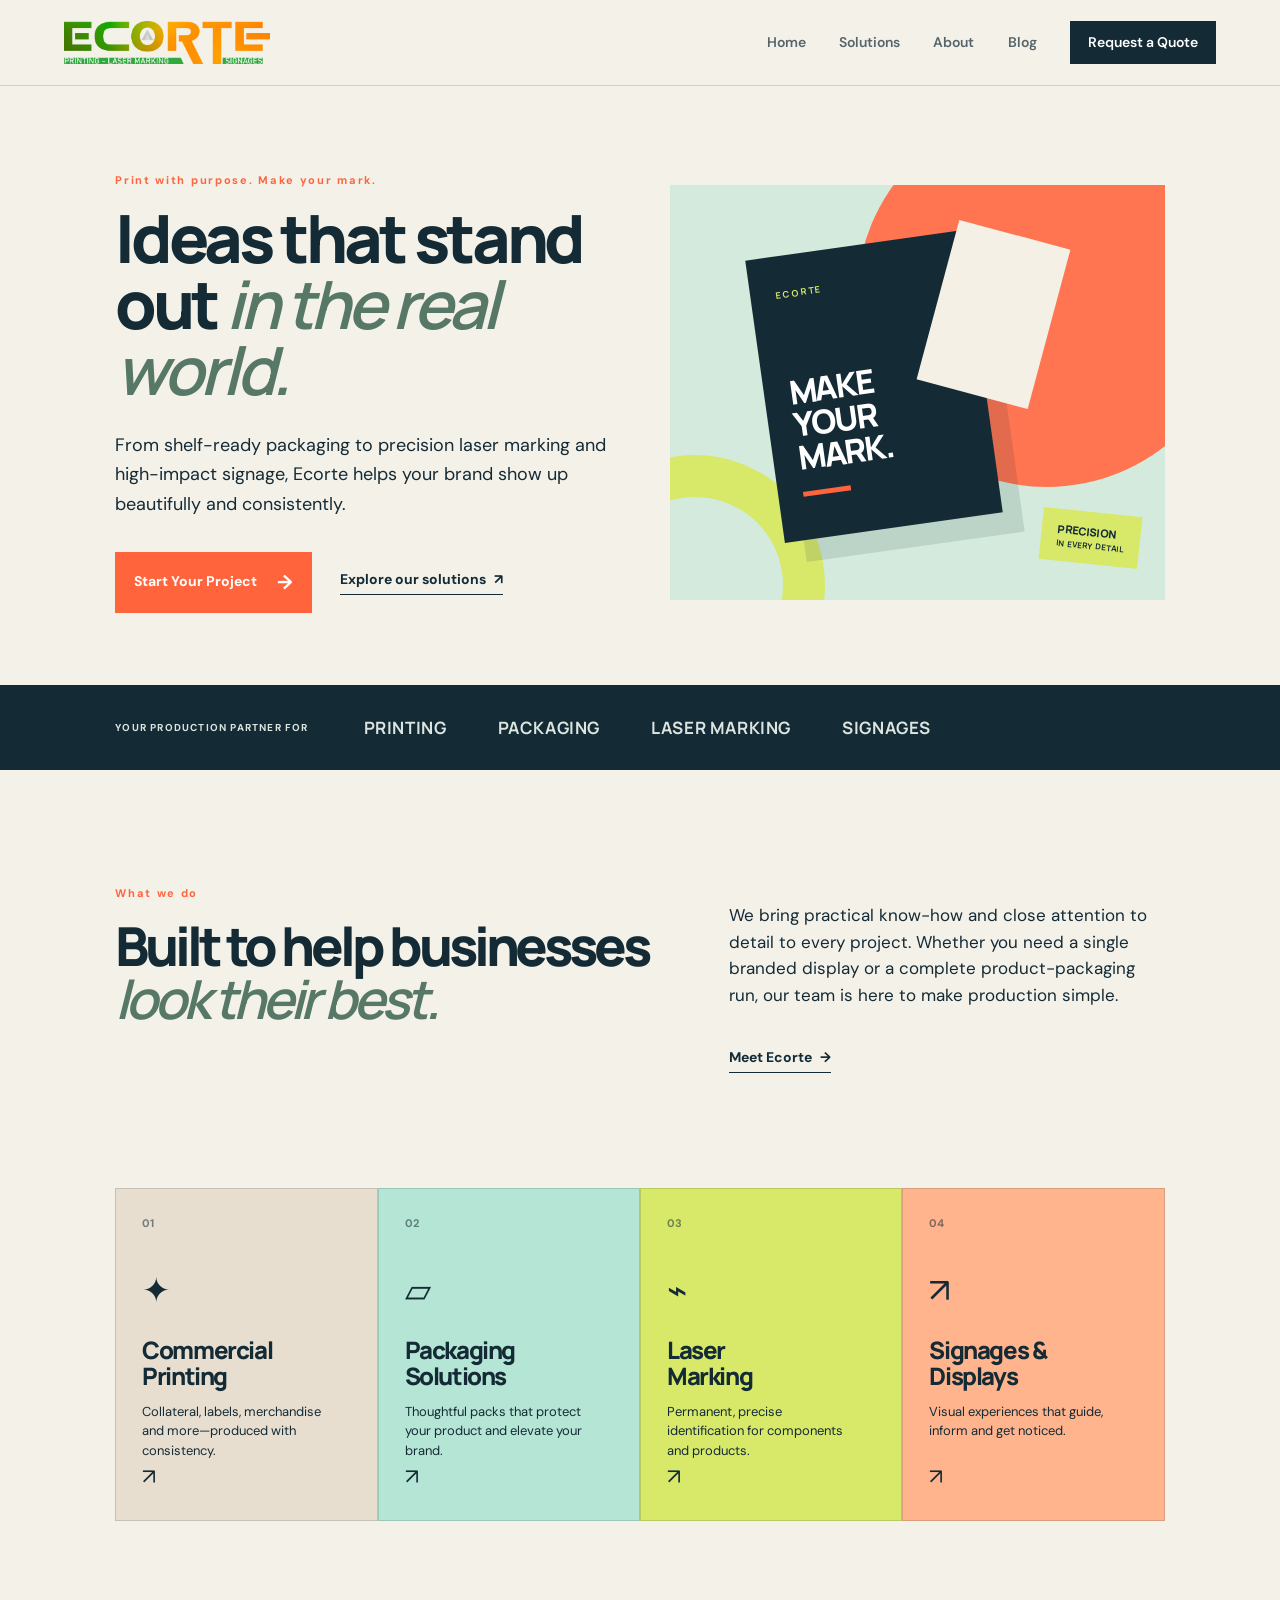
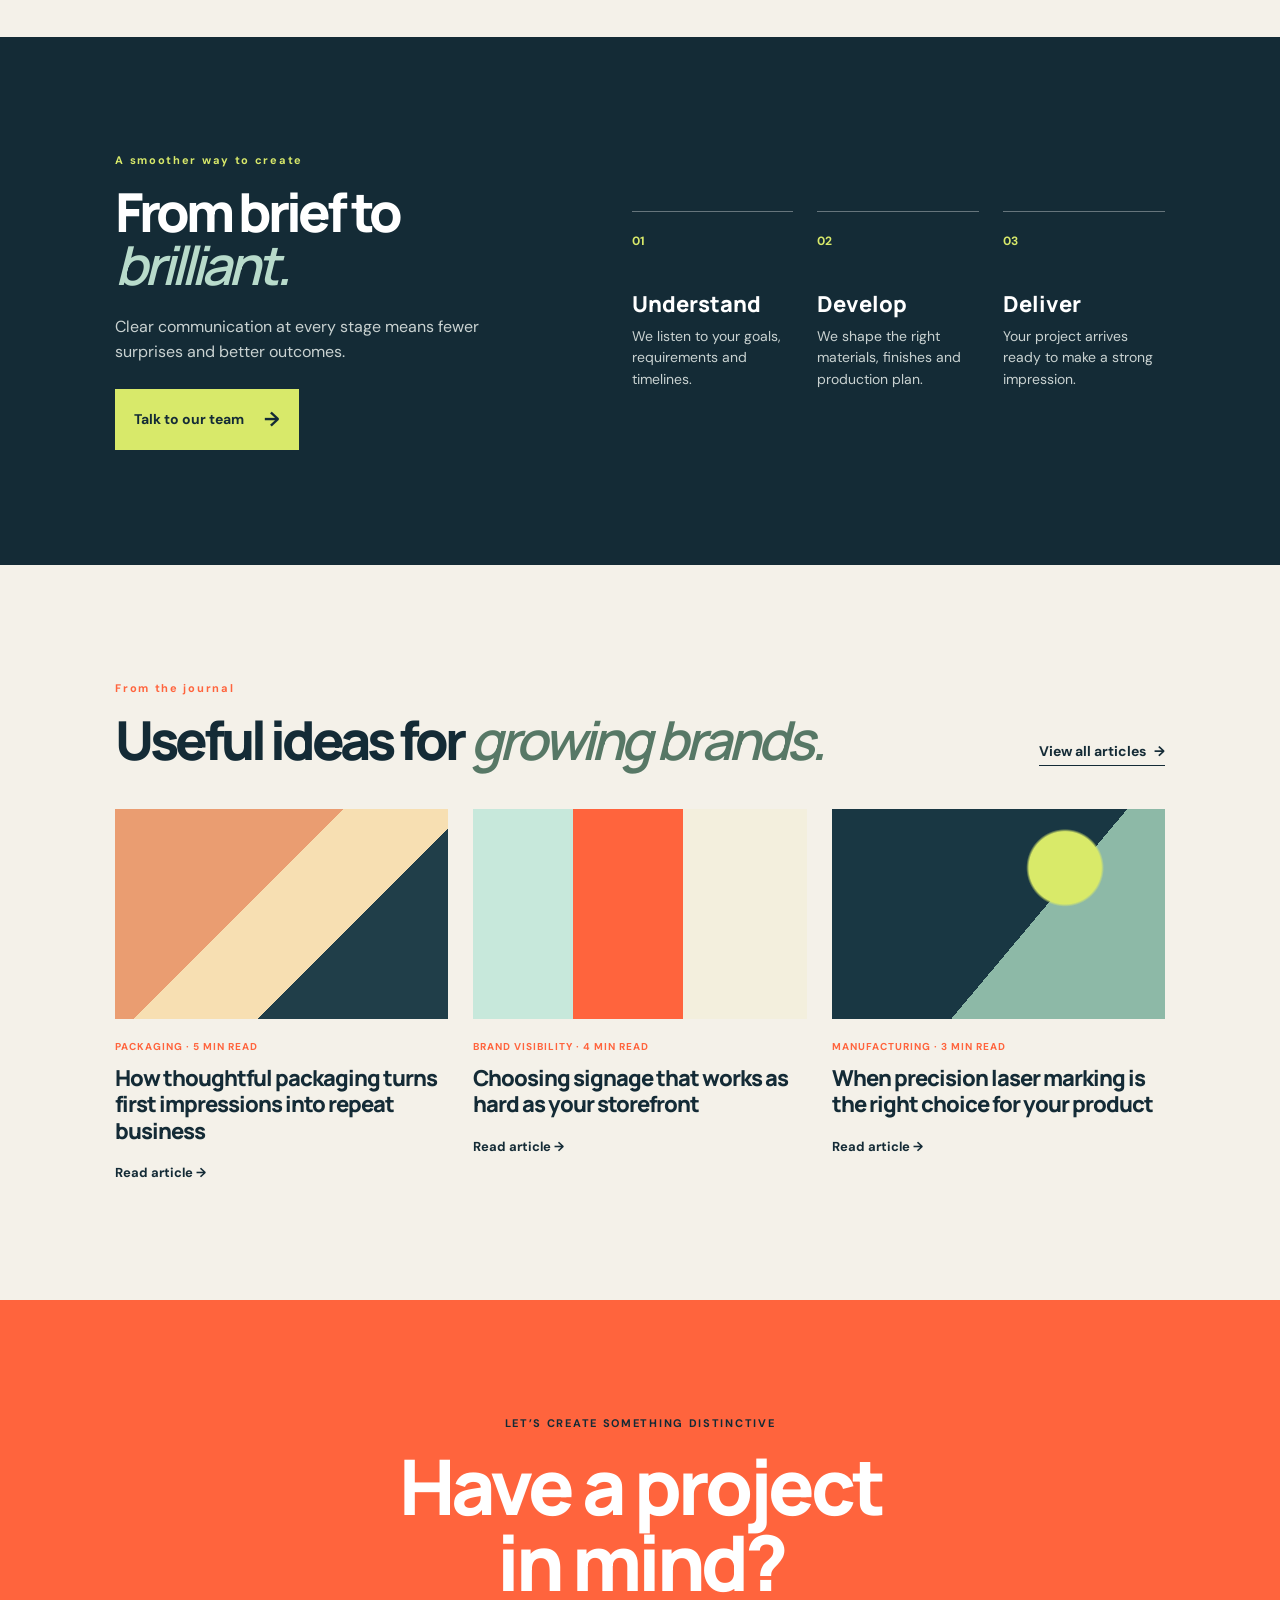
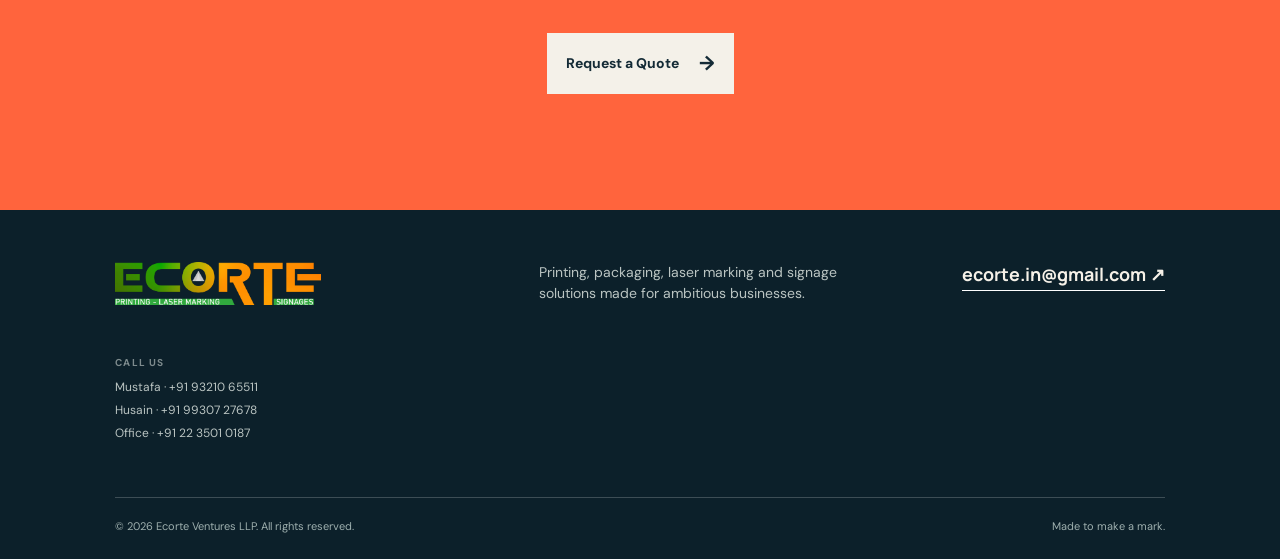
<file: index.html>
<!doctype html>
<html lang="en">
  <head>
    <meta charset="UTF-8" />
    <meta name="viewport" content="width=device-width, initial-scale=1.0" />
    <meta name="description" content="Ecorte Ventures LLP delivers printing, packaging, laser marking and signage solutions for businesses across India." />
    <title>Ecorte Ventures LLP | Print, Packaging, Laser Marking & Signage</title>
    <link rel="preconnect" href="https://fonts.googleapis.com" />
    <link rel="preconnect" href="https://fonts.gstatic.com" crossorigin />
    <link href="https://fonts.googleapis.com/css2?family=DM+Sans:wght@400;500;600;700&family=Manrope:wght@600;700;800&display=swap" rel="stylesheet" />
    <link rel="stylesheet" href="assets/css/style.css" />
  </head>
  <body>
    <header class="site-header">
      <a class="brand" href="index.html" aria-label="Ecorte Ventures home"><span class="brand-mark">E</span><span>ECORTE <small>VENTURES LLP</small></span></a>
      <button class="menu-button" aria-label="Open menu" aria-expanded="false"><span></span><span></span><span></span></button>
      <nav class="nav" aria-label="Main navigation">
        <a class="active" href="index.html">Home</a><a href="services.html">Solutions</a><a href="about.html">About</a><a href="blog.html">Blog</a><a href="contact.html" class="nav-cta">Request a Quote</a>
      </nav>
    </header>

    <main>
      <section class="hero">
        <div class="hero-copy">
          <p class="eyebrow">Print with purpose. Make your mark.</p>
          <h1>Ideas that stand out <em>in the real world.</em></h1>
          <p class="lead">From shelf-ready packaging to precision laser marking and high-impact signage, Ecorte helps your brand show up beautifully and consistently.</p>
          <div class="hero-actions"><a class="button" href="contact.html">Start Your Project <span>→</span></a><a class="text-link" href="services.html">Explore our solutions <span>↗</span></a></div>
        </div>
        <div class="hero-art" aria-label="Abstract illustration representing print, packaging and signage">
          <div class="orb orb-one"></div><div class="orb orb-two"></div><div class="package-card"><span>ECORTE</span><strong>MAKE<br>YOUR<br>MARK.</strong><i></i></div><div class="label-card">PRECISION<br><b>IN EVERY DETAIL</b></div><div class="paper-sheet"></div>
        </div>
      </section>

      <section class="trust-bar"><p>YOUR PRODUCTION PARTNER FOR</p><div><span>PRINTING</span><span>PACKAGING</span><span>LASER MARKING</span><span>SIGNAGES</span></div></section>

      <section class="section intro-grid">
        <div><p class="eyebrow">What we do</p><h2>Built to help businesses <em>look their best.</em></h2></div>
        <div><p>We bring practical know-how and close attention to detail to every project. Whether you need a single branded display or a complete product-packaging run, our team is here to make production simple.</p><a class="text-link" href="about.html">Meet Ecorte <span>→</span></a></div>
      </section>

      <section class="section solutions">
        <a class="solution-card print" href="services.html#printing"><span class="card-number">01</span><div class="card-icon">✦</div><h3>Commercial<br>Printing</h3><p>Collateral, labels, merchandise and more—produced with consistency.</p><span class="card-arrow">↗</span></a>
        <a class="solution-card packaging" href="services.html#packaging"><span class="card-number">02</span><div class="card-icon">▱</div><h3>Packaging<br>Solutions</h3><p>Thoughtful packs that protect your product and elevate your brand.</p><span class="card-arrow">↗</span></a>
        <a class="solution-card laser" href="services.html#laser-marking"><span class="card-number">03</span><div class="card-icon">⌁</div><h3>Laser<br>Marking</h3><p>Permanent, precise identification for components and products.</p><span class="card-arrow">↗</span></a>
        <a class="solution-card signage" href="services.html#signages"><span class="card-number">04</span><div class="card-icon">↗</div><h3>Signages &<br>Displays</h3><p>Visual experiences that guide, inform and get noticed.</p><span class="card-arrow">↗</span></a>
      </section>

      <section class="process section"><div class="process-title"><p class="eyebrow">A smoother way to create</p><h2>From brief to <em>brilliant.</em></h2><p>Clear communication at every stage means fewer surprises and better outcomes.</p><a class="button button-light" href="contact.html">Talk to our team <span>→</span></a></div><ol><li><span>01</span><h3>Understand</h3><p>We listen to your goals, requirements and timelines.</p></li><li><span>02</span><h3>Develop</h3><p>We shape the right materials, finishes and production plan.</p></li><li><span>03</span><h3>Deliver</h3><p>Your project arrives ready to make a strong impression.</p></li></ol></section>

      <section class="section insights"><div class="section-heading"><div><p class="eyebrow">From the journal</p><h2>Useful ideas for <em>growing brands.</em></h2></div><a class="text-link" href="blog.html">View all articles <span>→</span></a></div><div class="article-grid"><article><div class="article-image image-one"></div><p>PACKAGING · 5 MIN READ</p><h3>How thoughtful packaging turns first impressions into repeat business</h3><a href="blog.html">Read article →</a></article><article><div class="article-image image-two"></div><p>BRAND VISIBILITY · 4 MIN READ</p><h3>Choosing signage that works as hard as your storefront</h3><a href="blog.html">Read article →</a></article><article><div class="article-image image-three"></div><p>MANUFACTURING · 3 MIN READ</p><h3>When precision laser marking is the right choice for your product</h3><a href="blog.html">Read article →</a></article></div></section>

      <section class="final-cta"><p class="eyebrow">LET’S CREATE SOMETHING DISTINCTIVE</p><h2>Have a project<br>in mind?</h2><a class="button" href="contact.html">Request a Quote <span>→</span></a></section>
    </main>
    <footer class="site-footer"><div class="footer-top"><a class="brand" href="index.html"><span class="brand-mark">E</span><span>ECORTE <small>VENTURES LLP</small></span></a><p>Printing, packaging, laser marking and signage solutions made for ambitious businesses.</p><a class="footer-email" href="mailto:info@ecorte.in">info@ecorte.in ↗</a></div><div class="footer-bottom"><span>© <span id="year"></span> Ecorte Ventures LLP. All rights reserved.</span><span>Made to make a mark.</span></div></footer>
    <script src="assets/js/main.js"></script>
  </body>
</html>
</file>
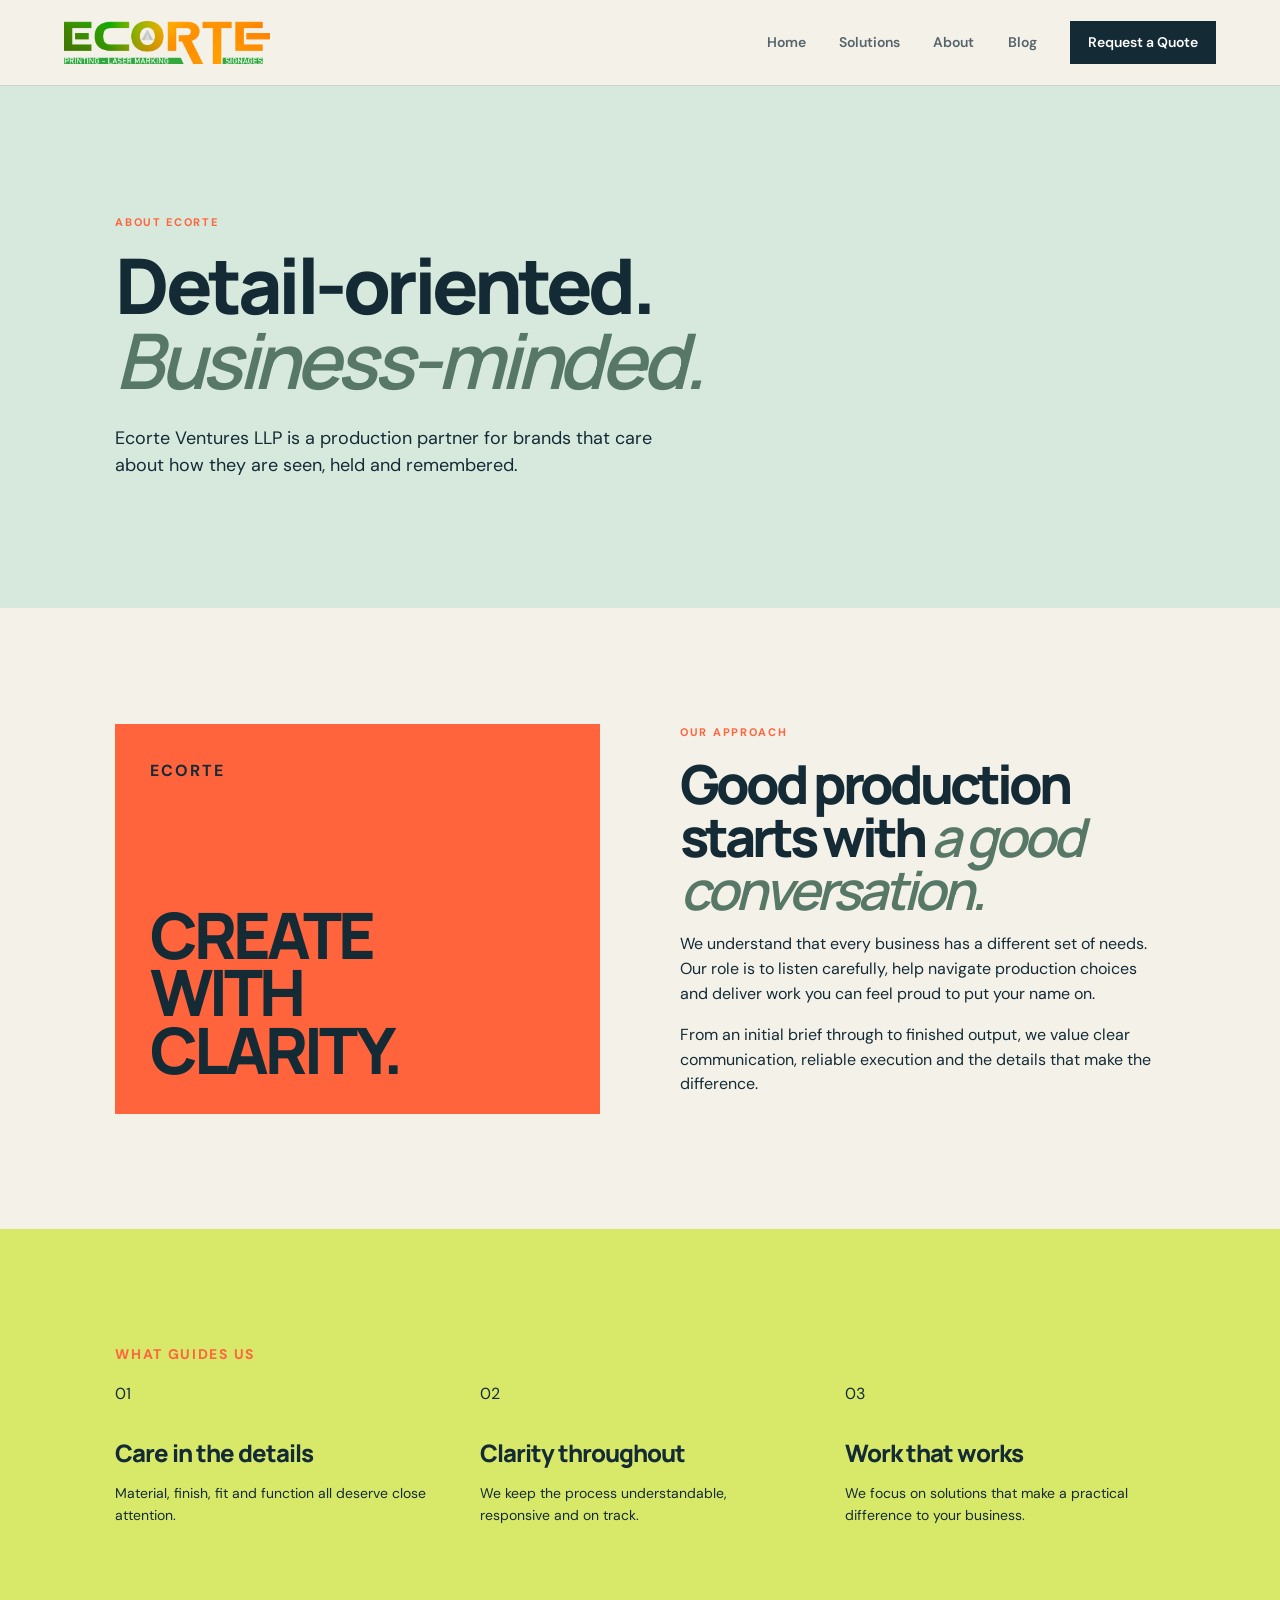
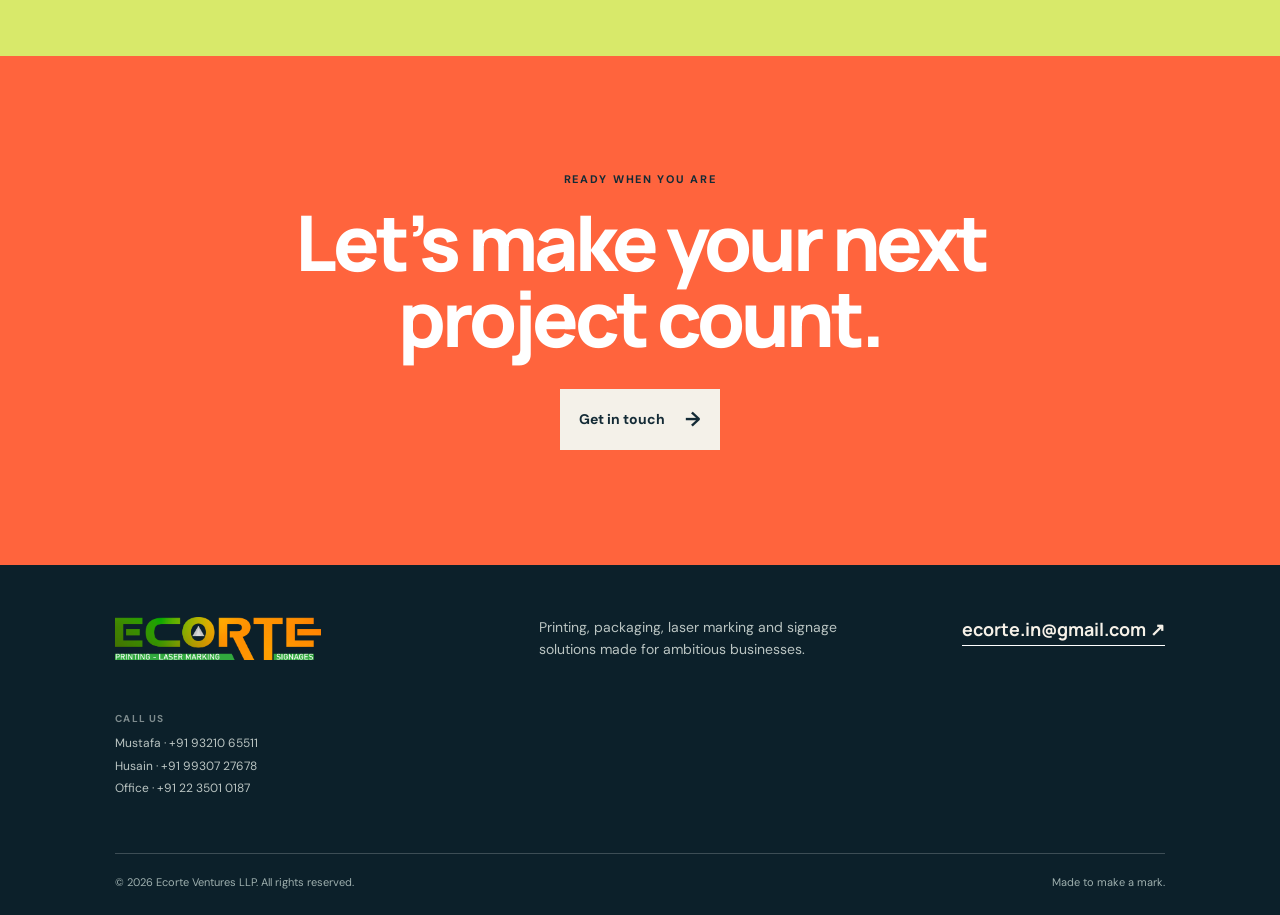
<file: about.html>
<!doctype html><html lang="en"><head><meta charset="UTF-8"><meta name="viewport" content="width=device-width, initial-scale=1.0"><meta name="description" content="Learn about Ecorte Ventures LLP and how we approach printing, packaging, laser marking and signage."><title>About | Ecorte Ventures LLP</title><link rel="preconnect" href="https://fonts.googleapis.com"><link rel="preconnect" href="https://fonts.gstatic.com" crossorigin><link href="https://fonts.googleapis.com/css2?family=DM+Sans:wght@400;500;600;700&family=Manrope:wght@600;700;800&display=swap" rel="stylesheet"><link rel="stylesheet" href="assets/css/style.css"></head><body><header class="site-header"><a class="brand" href="index.html"><span class="brand-mark">E</span><span>ECORTE <small>VENTURES LLP</small></span></a><button class="menu-button" aria-label="Open menu" aria-expanded="false"><span></span><span></span><span></span></button><nav class="nav"><a href="index.html">Home</a><a href="services.html">Solutions</a><a class="active" href="about.html">About</a><a href="blog.html">Blog</a><a href="contact.html" class="nav-cta">Request a Quote</a></nav></header><main><section class="page-hero"><p class="eyebrow">ABOUT ECORTE</p><h1>Detail-oriented.<br><em>Business-minded.</em></h1><p>Ecorte Ventures LLP is a production partner for brands that care about how they are seen, held and remembered.</p></section><section class="section statement"><div class="statement-art"><span>ECORTE</span><b>CREATE<br>WITH<br>CLARITY.</b></div><div><p class="eyebrow">OUR APPROACH</p><h2>Good production starts with <em>a good conversation.</em></h2><p>We understand that every business has a different set of needs. Our role is to listen carefully, help navigate production choices and deliver work you can feel proud to put your name on.</p><p>From an initial brief through to finished output, we value clear communication, reliable execution and the details that make the difference.</p></div></section><section class="values section"><p class="eyebrow">WHAT GUIDES US</p><div><article><span>01</span><h3>Care in the details</h3><p>Material, finish, fit and function all deserve close attention.</p></article><article><span>02</span><h3>Clarity throughout</h3><p>We keep the process understandable, responsive and on track.</p></article><article><span>03</span><h3>Work that works</h3><p>We focus on solutions that make a practical difference to your business.</p></article></div></section><section class="final-cta"><p class="eyebrow">READY WHEN YOU ARE</p><h2>Let’s make your next<br>project count.</h2><a class="button" href="contact.html">Get in touch <span>→</span></a></section></main><footer class="site-footer"><div class="footer-top"><a class="brand" href="index.html"><span class="brand-mark">E</span><span>ECORTE <small>VENTURES LLP</small></span></a><p>Printing, packaging, laser marking and signage solutions made for ambitious businesses.</p><a class="footer-email" href="mailto:info@ecorte.in">info@ecorte.in ↗</a></div><div class="footer-bottom"><span>© <span id="year"></span> Ecorte Ventures LLP. All rights reserved.</span><span>Made to make a mark.</span></div></footer><script src="assets/js/main.js"></script></body></html>
</file>
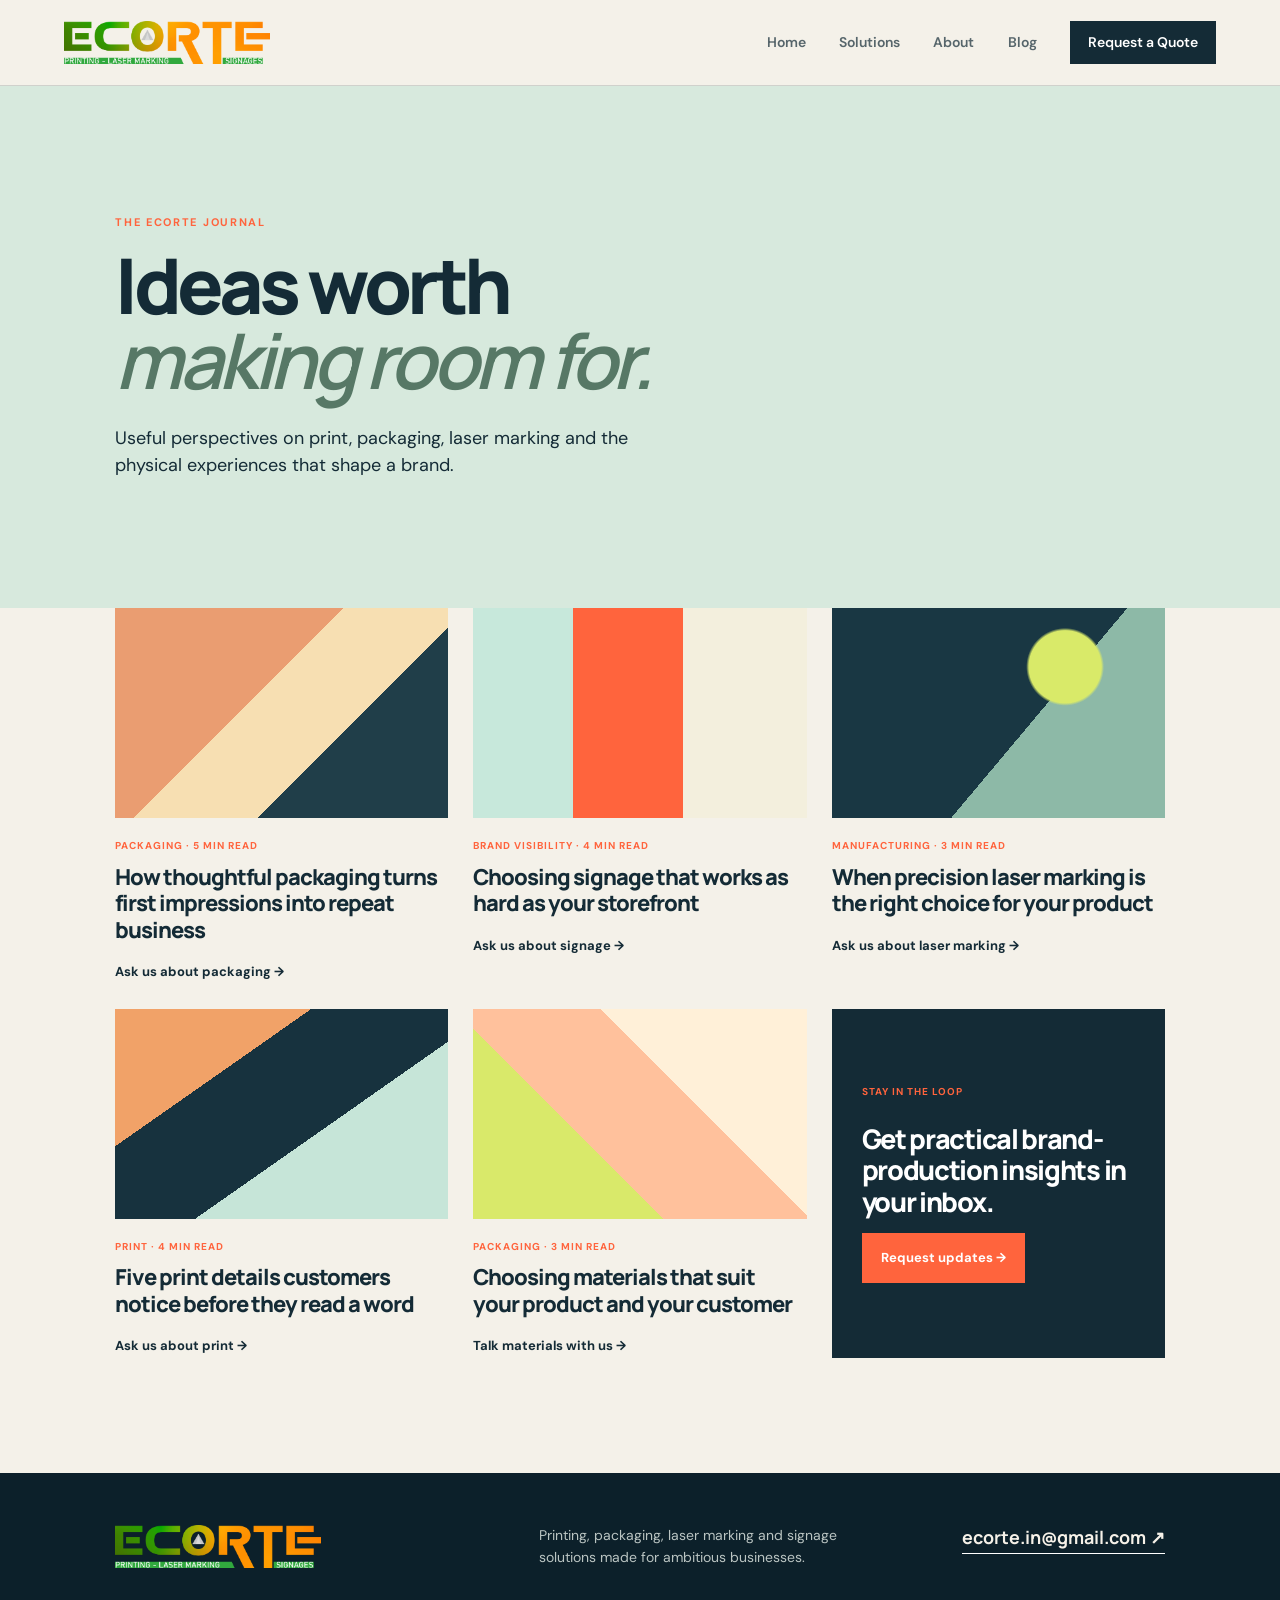
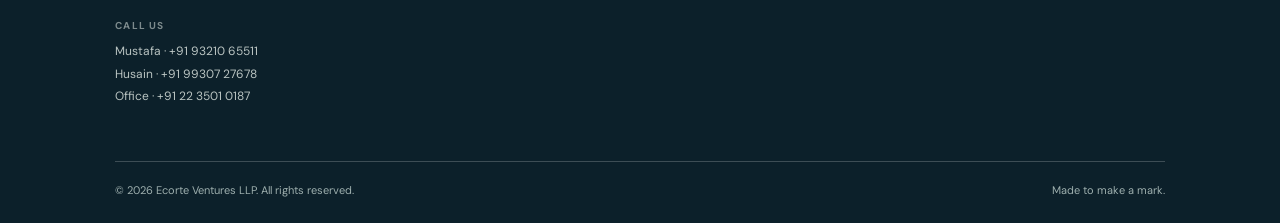
<file: blog.html>
<!doctype html><html lang="en"><head><meta charset="utf-8"><meta name="viewport" content="width=device-width,initial-scale=1"><title>Blog | Ecorte Ventures LLP</title><link rel="preconnect" href="https://fonts.googleapis.com"><link href="https://fonts.googleapis.com/css2?family=DM+Sans:wght@400;700&family=Manrope:wght@600;700;800&display=swap" rel="stylesheet"><link rel="stylesheet" href="assets/css/style.css"></head><body><header class="site-header"><a class="brand" href="index.html"><span class="brand-mark">E</span><span>ECORTE <small>VENTURES LLP</small></span></a><button class="menu-button" aria-label="Open menu"><span></span><span></span><span></span></button><nav class="nav"><a href="index.html">Home</a><a href="services.html">Solutions</a><a href="about.html">About</a><a class="active" href="blog.html">Blog</a><a class="nav-cta" href="contact.html">Request a Quote</a></nav></header><main><section class="page-hero"><p class="eyebrow">THE ECORTE JOURNAL</p><h1>Ideas worth<br><em>making room for.</em></h1><p>Useful perspectives on print, packaging, laser marking and the physical experiences that shape a brand.</p></section><section class="section article-grid all-articles"><article><div class="article-image image-one"></div><p>PACKAGING · 5 MIN READ</p><h3>How thoughtful packaging turns first impressions into repeat business</h3><a href="contact.html">Ask us about packaging →</a></article><article><div class="article-image image-two"></div><p>BRAND VISIBILITY · 4 MIN READ</p><h3>Choosing signage that works as hard as your storefront</h3><a href="contact.html">Ask us about signage →</a></article><article><div class="article-image image-three"></div><p>MANUFACTURING · 3 MIN READ</p><h3>When precision laser marking is the right choice for your product</h3><a href="contact.html">Ask us about laser marking →</a></article><article><div class="article-image image-four"></div><p>PRINT · 4 MIN READ</p><h3>Five print details customers notice before they read a word</h3><a href="contact.html">Ask us about print →</a></article><article><div class="article-image image-five"></div><p>PACKAGING · 3 MIN READ</p><h3>Choosing materials that suit your product and your customer</h3><a href="contact.html">Talk materials with us →</a></article><article class="subscribe-card"><p class="eyebrow">STAY IN THE LOOP</p><h3>Get practical brand-production insights in your inbox.</h3><a class="button" href="mailto:info@ecorte.in?subject=Ecorte%20updates">Request updates <span>→</span></a></article></section></main><footer class="site-footer"><div class="footer-top"><a class="brand" href="index.html"><span class="brand-mark">E</span><span>ECORTE <small>VENTURES LLP</small></span></a><p>Printing, packaging, laser marking and signage solutions made for ambitious businesses.</p><a class="footer-email" href="mailto:info@ecorte.in">info@ecorte.in ↗</a></div><div class="footer-bottom"><span>© <span id="year"></span> Ecorte Ventures LLP. All rights reserved.</span><span>Made to make a mark.</span></div></footer><script src="assets/js/main.js"></script></body></html>
</file>
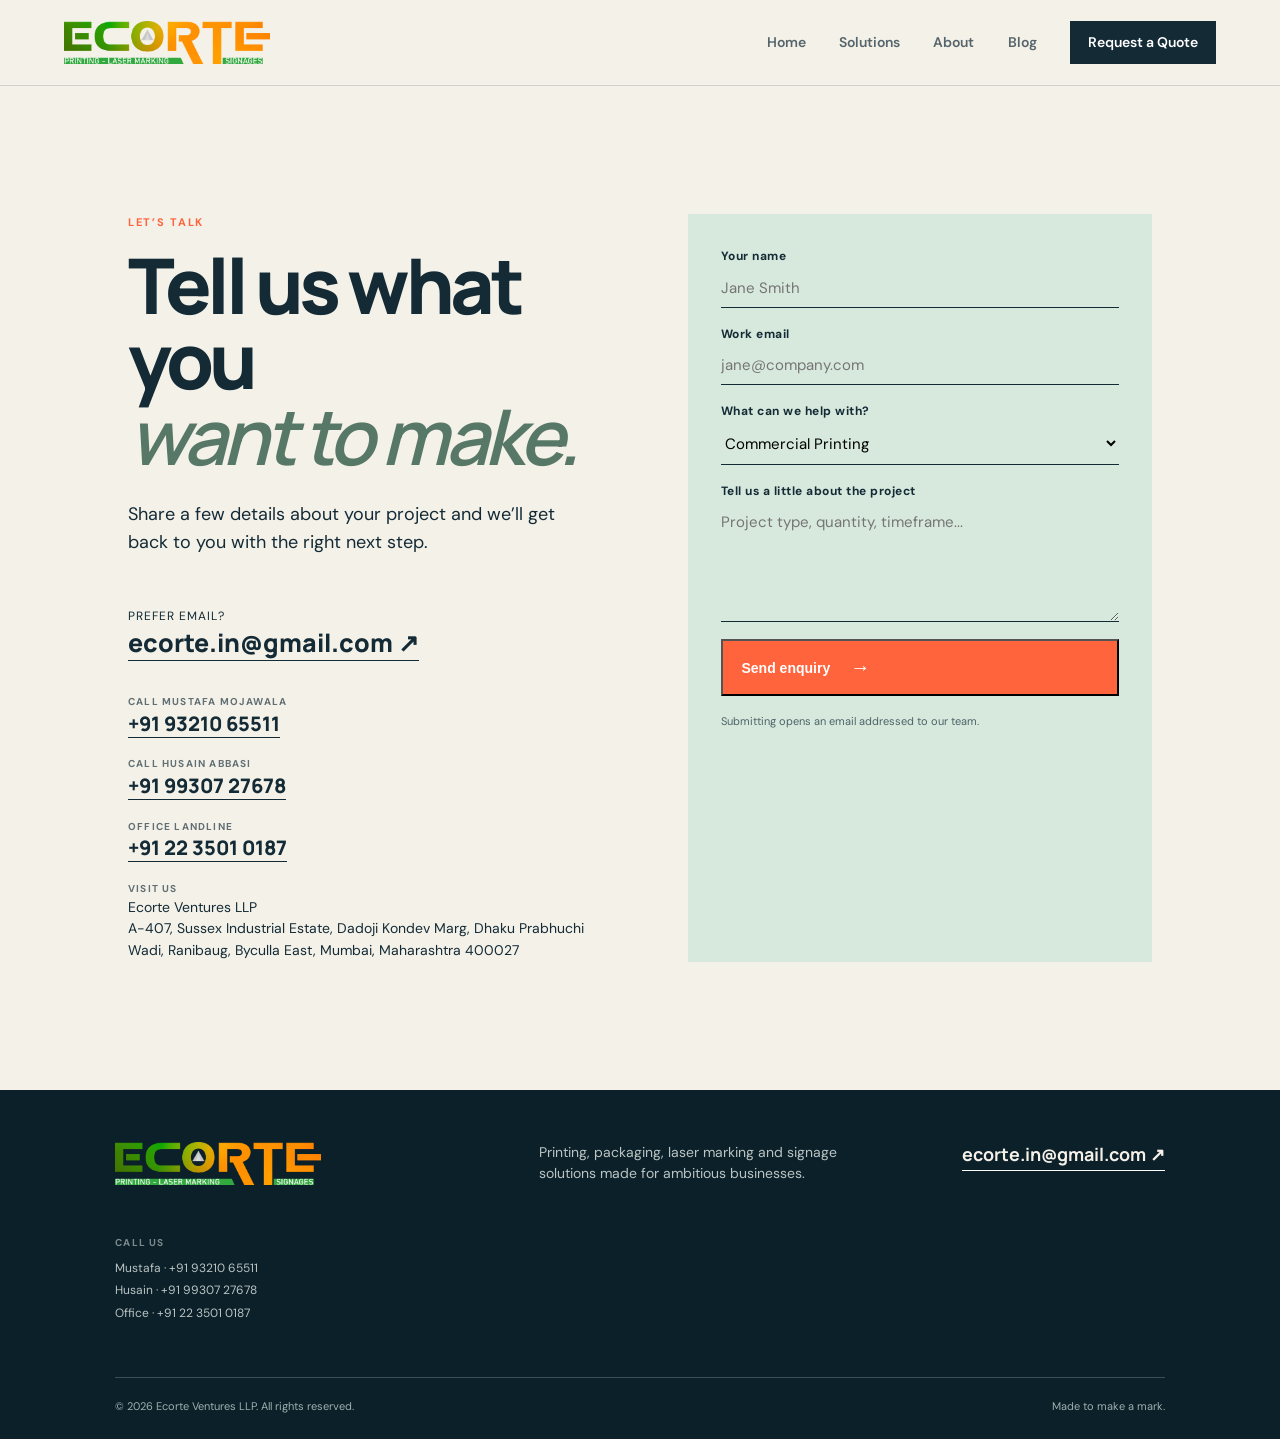
<file: contact.html>
<!doctype html><html lang="en"><head><meta charset="utf-8"><meta name="viewport" content="width=device-width,initial-scale=1"><title>Contact | Ecorte Ventures LLP</title><link rel="preconnect" href="https://fonts.googleapis.com"><link href="https://fonts.googleapis.com/css2?family=DM+Sans:wght@400;700&family=Manrope:wght@600;700;800&display=swap" rel="stylesheet"><link rel="stylesheet" href="assets/css/style.css"></head><body><header class="site-header"><a class="brand" href="index.html"><span class="brand-mark">E</span><span>ECORTE <small>VENTURES LLP</small></span></a><button class="menu-button" aria-label="Open menu"><span></span><span></span><span></span></button><nav class="nav"><a href="index.html">Home</a><a href="services.html">Solutions</a><a href="about.html">About</a><a href="blog.html">Blog</a><a class="nav-cta active" href="contact.html">Request a Quote</a></nav></header><main><section class="contact-section"><div><p class="eyebrow">LET’S TALK</p><h1>Tell us what you<br><em>want to make.</em></h1><p>Share a few details about your project and we’ll get back to you with the right next step.</p><div class="contact-direct"><span>Prefer email?</span><a href="mailto:info@ecorte.in">info@ecorte.in ↗</a></div></div><form id="inquiry-form"><label>Your name<input required name="name" placeholder="Jane Smith"></label><label>Work email<input required type="email" name="email" placeholder="jane@company.com"></label><label>What can we help with?<select name="service"><option>Commercial Printing</option><option>Packaging Solutions</option><option>Laser Marking</option><option>Signages & Displays</option><option>Something else</option></select></label><label>Tell us a little about the project<textarea required name="message" rows="5" placeholder="Project type, quantity, timeframe..."></textarea></label><button class="button" type="submit">Send enquiry <span>→</span></button><p class="form-note">Submitting opens an email addressed to our team.</p></form></section></main><footer class="site-footer"><div class="footer-top"><a class="brand" href="index.html"><span class="brand-mark">E</span><span>ECORTE <small>VENTURES LLP</small></span></a><p>Printing, packaging, laser marking and signage solutions made for ambitious businesses.</p><a class="footer-email" href="mailto:info@ecorte.in">info@ecorte.in ↗</a></div><div class="footer-bottom"><span>© <span id="year"></span> Ecorte Ventures LLP. All rights reserved.</span><span>Made to make a mark.</span></div></footer><script src="assets/js/main.js"></script></body></html>
</file>
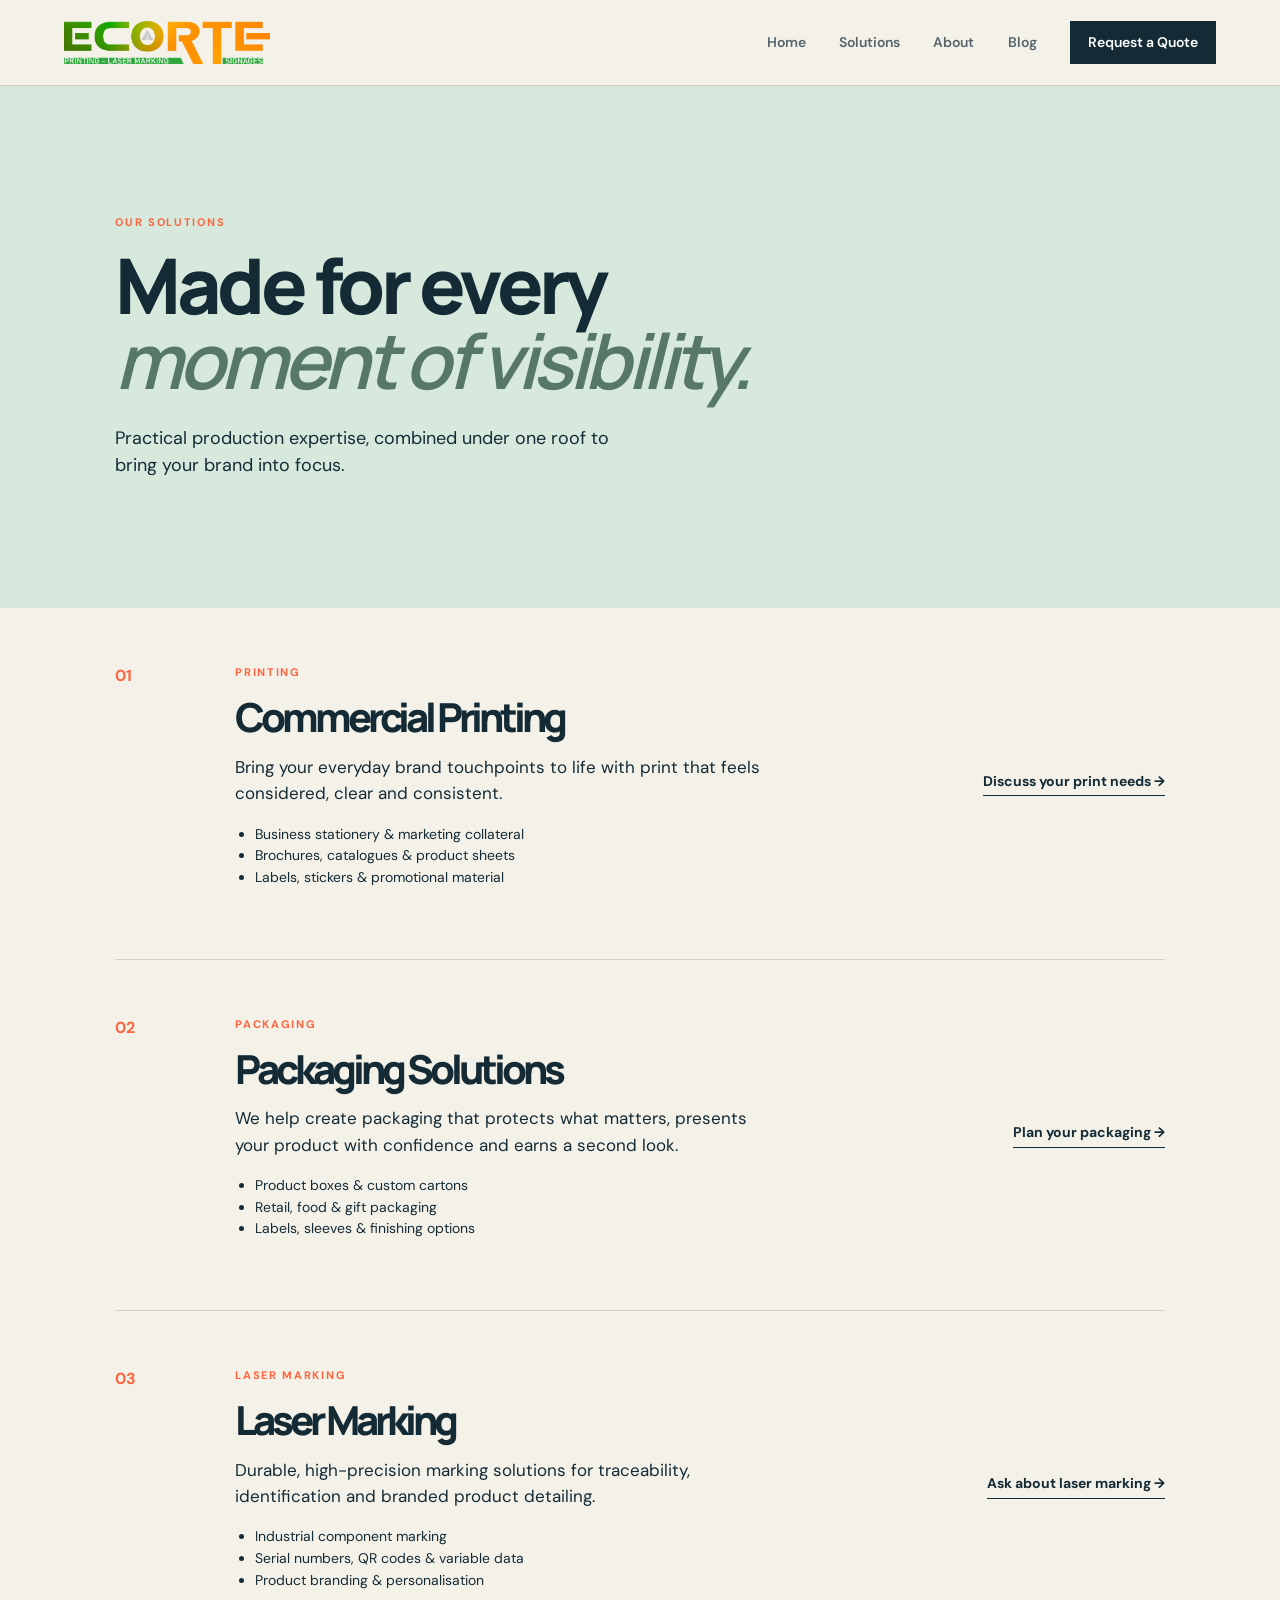
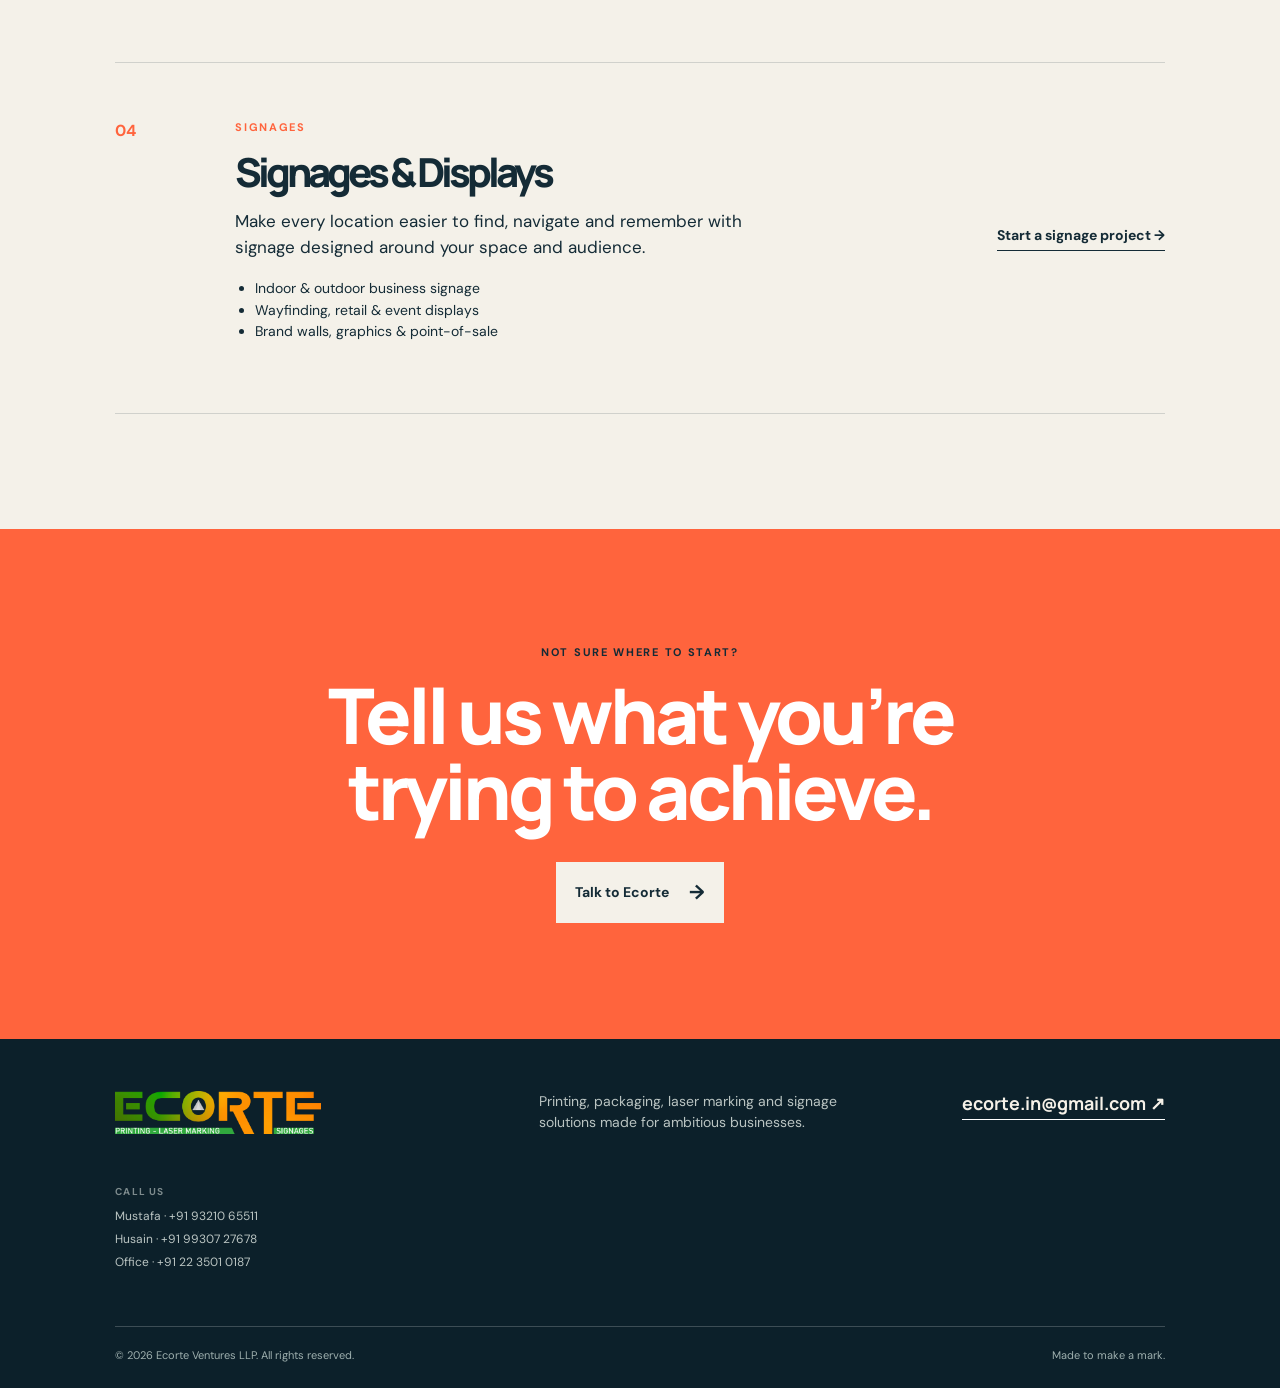
<file: services.html>
<!doctype html><html lang="en"><head><meta charset="UTF-8"><meta name="viewport" content="width=device-width, initial-scale=1.0"><meta name="description" content="Explore Ecorte Ventures LLP printing, packaging, laser marking and signage solutions."><title>Solutions | Ecorte Ventures LLP</title><link rel="preconnect" href="https://fonts.googleapis.com"><link rel="preconnect" href="https://fonts.gstatic.com" crossorigin><link href="https://fonts.googleapis.com/css2?family=DM+Sans:wght@400;500;600;700&family=Manrope:wght@600;700;800&display=swap" rel="stylesheet"><link rel="stylesheet" href="assets/css/style.css"></head><body><header class="site-header"><a class="brand" href="index.html"><span class="brand-mark">E</span><span>ECORTE <small>VENTURES LLP</small></span></a><button class="menu-button" aria-label="Open menu" aria-expanded="false"><span></span><span></span><span></span></button><nav class="nav"><a href="index.html">Home</a><a class="active" href="services.html">Solutions</a><a href="about.html">About</a><a href="blog.html">Blog</a><a href="contact.html" class="nav-cta">Request a Quote</a></nav></header><main><section class="page-hero"><p class="eyebrow">OUR SOLUTIONS</p><h1>Made for every<br><em>moment of visibility.</em></h1><p>Practical production expertise, combined under one roof to bring your brand into focus.</p></section><section class="service-list section"><article id="printing"><span>01</span><div><p class="eyebrow">PRINTING</p><h2>Commercial Printing</h2><p>Bring your everyday brand touchpoints to life with print that feels considered, clear and consistent.</p><ul><li>Business stationery & marketing collateral</li><li>Brochures, catalogues & product sheets</li><li>Labels, stickers & promotional material</li></ul></div><a href="contact.html" class="text-link">Discuss your print needs →</a></article><article id="packaging"><span>02</span><div><p class="eyebrow">PACKAGING</p><h2>Packaging Solutions</h2><p>We help create packaging that protects what matters, presents your product with confidence and earns a second look.</p><ul><li>Product boxes & custom cartons</li><li>Retail, food & gift packaging</li><li>Labels, sleeves & finishing options</li></ul></div><a href="contact.html" class="text-link">Plan your packaging →</a></article><article id="laser-marking"><span>03</span><div><p class="eyebrow">LASER MARKING</p><h2>Laser Marking</h2><p>Durable, high-precision marking solutions for traceability, identification and branded product detailing.</p><ul><li>Industrial component marking</li><li>Serial numbers, QR codes & variable data</li><li>Product branding & personalisation</li></ul></div><a href="contact.html" class="text-link">Ask about laser marking →</a></article><article id="signages"><span>04</span><div><p class="eyebrow">SIGNAGES</p><h2>Signages & Displays</h2><p>Make every location easier to find, navigate and remember with signage designed around your space and audience.</p><ul><li>Indoor & outdoor business signage</li><li>Wayfinding, retail & event displays</li><li>Brand walls, graphics & point-of-sale</li></ul></div><a href="contact.html" class="text-link">Start a signage project →</a></article></section><section class="final-cta"><p class="eyebrow">NOT SURE WHERE TO START?</p><h2>Tell us what you’re<br>trying to achieve.</h2><a class="button" href="contact.html">Talk to Ecorte <span>→</span></a></section></main><footer class="site-footer"><div class="footer-top"><a class="brand" href="index.html"><span class="brand-mark">E</span><span>ECORTE <small>VENTURES LLP</small></span></a><p>Printing, packaging, laser marking and signage solutions made for ambitious businesses.</p><a class="footer-email" href="mailto:info@ecorte.in">info@ecorte.in ↗</a></div><div class="footer-bottom"><span>© <span id="year"></span> Ecorte Ventures LLP. All rights reserved.</span><span>Made to make a mark.</span></div></footer><script src="assets/js/main.js"></script></body></html>
</file>
<file: assets/css/style.css>
:root{--ink:#142b36;--ink2:#0c202a;--cream:#f4f1e9;--orange:#ff643d;--mint:#b5e5d4;--lime:#d8e96a;--line:rgba(20,43,54,.16)}*{box-sizing:border-box}html{scroll-behavior:smooth}body{margin:0;background:var(--cream);color:var(--ink);font-family:'DM Sans',sans-serif;font-size:16px;line-height:1.55}a{color:inherit;text-decoration:none}.site-header{height:86px;padding:0 clamp(24px,5vw,80px);display:flex;align-items:center;justify-content:space-between;border-bottom:1px solid var(--line);position:relative;z-index:5}.brand{display:inline-flex;align-items:center;gap:10px;font:800 19px/1 'Manrope',sans-serif;letter-spacing:-1px}.brand small{display:block;font:600 7px/1.2 'DM Sans';letter-spacing:1.7px;margin-top:4px}.brand-mark{width:31px;height:31px;display:grid;place-items:center;border-radius:50%;color:#fff;background:var(--orange);font-size:18px}.nav{display:flex;align-items:center;gap:clamp(16px,2.6vw,40px);font-size:14px;font-weight:600}.nav a:not(.nav-cta){opacity:.7}.nav a:hover,.nav .active{opacity:1}.nav-cta{padding:11px 18px;background:var(--ink);color:#fff}.menu-button{display:none}.hero{min-height:590px;padding:86px clamp(24px,9vw,145px) 72px;display:grid;grid-template-columns:1.02fr .98fr;align-items:center;gap:40px;overflow:hidden}.eyebrow{margin:0 0 16px;color:var(--orange);font-weight:700;font-size:11px;letter-spacing:1.7px}.hero h1,.section h2,.final-cta h2{font:800 clamp(45px,5.2vw,78px)/.99 'Manrope',sans-serif;letter-spacing:-4px;margin:0}.hero h1 em,.section h2 em{font-weight:600;color:#577866}.lead{max-width:535px;font-size:18px;line-height:1.65;margin:28px 0 32px}.hero-actions{display:flex;gap:28px;align-items:center}.button{display:inline-flex;align-items:center;gap:20px;padding:15px 19px;background:var(--orange);color:#fff;font-size:14px;font-weight:700;transition:.2s}.button:hover{transform:translateY(-3px);box-shadow:0 6px 0 #d64d2d}.button span{font-size:20px}.text-link{font-size:14px;font-weight:700;border-bottom:1px solid var(--ink);padding-bottom:3px}.text-link span{margin-left:5px}.hero-art{height:415px;position:relative;isolation:isolate;background:#d4eadc;overflow:hidden}.orb{position:absolute;border-radius:50%;z-index:-1}.orb-one{background:#ff7451;width:380px;height:380px;right:-72px;top:-78px}.orb-two{border:42px solid var(--lime);width:260px;height:260px;left:-105px;bottom:-115px}.package-card{position:absolute;top:59px;left:19%;width:220px;height:285px;background:var(--ink);padding:25px;color:white;box-shadow:19px 22px 0 rgba(20,43,54,.12);transform:rotate(-8deg)}.package-card span{font:700 9px 'Manrope';letter-spacing:2px;color:var(--lime)}.package-card strong{font:800 33px/1 'Manrope';letter-spacing:-2px;display:block;margin-top:70px}.package-card i{display:block;background:var(--orange);width:48px;height:5px;margin-top:18px}.label-card{position:absolute;right:5%;bottom:36px;padding:13px 16px;background:var(--lime);font:800 11px/1.2 'Manrope';letter-spacing:.2px;transform:rotate(6deg)}.label-card b{font-size:8px}.paper-sheet{position:absolute;background:#f5f0e6;width:115px;height:165px;right:23%;top:47px;transform:rotate(15deg);z-index:-.5}.trust-bar{background:var(--ink);padding:25px clamp(24px,9vw,145px);color:#dce5df;display:flex;gap:55px;align-items:center;overflow:auto}.trust-bar p{font-size:10px;font-weight:700;letter-spacing:1.2px;white-space:nowrap}.trust-bar div{display:flex;gap:clamp(24px,4vw,62px);font:700 clamp(12px,1.5vw,17px) 'Manrope';letter-spacing:.6px;white-space:nowrap}.section{padding:clamp(70px,9vw,132px) clamp(24px,9vw,145px)}.intro-grid{display:grid;grid-template-columns:1.12fr .88fr;gap:60px}.section h2{font-size:clamp(37px,4.2vw,62px)}.intro-grid>div:last-child{max-width:445px;font-size:17px}.intro-grid .text-link{display:inline-block;margin-top:22px}.solutions{padding-top:0;display:grid;grid-template-columns:repeat(4,1fr)}.solution-card{min-height:310px;padding:26px;border:1px solid var(--line);display:flex;flex-direction:column;position:relative;transition:.25s}.solution-card:hover{transform:translateY(-7px);box-shadow:0 13px 0 rgba(20,43,54,.09);z-index:1}.card-number{font-size:11px;font-weight:700;opacity:.55}.card-icon{font-size:34px;margin:33px 0 20px}.solution-card h3{font:800 24px/1.07 'Manrope';letter-spacing:-1.4px;margin:0}.solution-card p{font-size:13px;line-height:1.5;margin:13px 0 0;max-width:190px}.card-arrow{margin-top:auto;font-size:22px}.print{background:#e7ded0}.packaging{background:var(--mint)}.laser{background:var(--lime)}.signage{background:#ffb48d}.process{background:var(--ink);color:white;display:grid;grid-template-columns:.9fr 1.1fr;gap:80px}.process .eyebrow{color:var(--lime)}.process h2 em{color:#b8dbcb}.process-title>p:not(.eyebrow){max-width:400px;color:#c9d2d1;margin:24px 0}.button-light{background:var(--lime);color:var(--ink)}.button-light:hover{box-shadow:0 6px 0 #9cae3e}.process ol{list-style:none;margin:0;padding:0;display:grid;grid-template-columns:repeat(3,1fr);gap:24px;align-items:center}.process li{border-top:1px solid rgba(255,255,255,.35);padding-top:16px}.process li span{color:var(--lime);font-weight:700;font-size:12px}.process li h3{font:800 22px 'Manrope';margin:36px 0 7px}.process li p{color:#c9d2d1;font-size:14px;margin:0}.section-heading{display:flex;justify-content:space-between;align-items:end;margin-bottom:43px}.article-grid{display:grid;grid-template-columns:repeat(3,1fr);gap:25px}.article-image{height:210px;margin-bottom:20px;position:relative;overflow:hidden}.image-one{background:linear-gradient(135deg,#ea9d71 0 42%,#f7dfb2 42% 65%,#203e49 65%)}.image-two{background:linear-gradient(90deg,#c7e8db 0 30%,#ff643d 30% 63%,#f3efdd 63%)}.image-three{background:radial-gradient(circle at 70% 28%,#d9ea69 0 13%,transparent 14%),linear-gradient(130deg,#193743 0 58%,#8db9a7 58%)}.article-grid p{font-size:10px;font-weight:700;color:var(--orange);letter-spacing:1px}.article-grid h3{font:800 22px/1.2 'Manrope';letter-spacing:-1px;margin:8px 0 16px;max-width:330px}.article-grid a{font-size:13px;font-weight:700}.final-cta{background:var(--orange);color:#fff;padding:clamp(72px,9vw,130px) 24px;text-align:center}.final-cta .eyebrow{color:var(--ink)}.final-cta h2{font-size:clamp(48px,6vw,82px);letter-spacing:-4px;margin-bottom:33px}.final-cta .button{color:var(--ink);background:var(--cream)}.final-cta .button:hover{box-shadow:0 6px 0 #b8442a}.site-footer{background:var(--ink2);color:#f6f1e8;padding:52px clamp(24px,9vw,145px) 24px}.footer-top{display:grid;grid-template-columns:1fr 1fr auto;gap:50px;align-items:start;padding-bottom:55px}.footer-top p{max-width:310px;color:#bac4c2;font-size:14px;margin:0}.footer-email{font:700 18px 'Manrope';border-bottom:1px solid #fff;padding-bottom:4px}.footer-bottom{border-top:1px solid rgba(255,255,255,.2);padding-top:20px;display:flex;justify-content:space-between;color:#9eafae;font-size:11px}@media(max-width:850px){.nav{display:none}.menu-button{display:flex;border:0;background:none;flex-direction:column;gap:5px;padding:5px}.menu-button span{height:2px;width:25px;background:var(--ink)}.nav.open{display:flex;position:absolute;top:86px;left:0;right:0;padding:25px;background:var(--cream);flex-direction:column;align-items:stretch;box-shadow:0 6px 10px #0001}.nav.open a{padding:8px}.hero{grid-template-columns:1fr;padding-top:65px}.hero-art{height:340px}.intro-grid,.process{grid-template-columns:1fr}.process{gap:46px}.process ol{gap:14px}.solutions{grid-template-columns:repeat(2,1fr)}.footer-top{grid-template-columns:1fr 1fr}.footer-email{grid-column:1/-1}}@media(max-width:520px){.hero h1,.section h2{letter-spacing:-2.6px}.hero-art{height:290px}.package-card{transform:scale(.8) rotate(-8deg);transform-origin:top left;left:18%}.hero-actions{gap:15px;align-items:flex-start;flex-direction:column}.trust-bar{display:block}.trust-bar div{margin-top:12px}.solutions,.article-grid{grid-template-columns:1fr}.solution-card{min-height:245px}.process ol{grid-template-columns:1fr}.process li h3{margin-top:12px}.section-heading{display:block}.section-heading .text-link{display:inline-block;margin-top:18px}.footer-top{grid-template-columns:1fr;gap:25px}.footer-email{grid-column:auto}.footer-bottom{gap:10px;flex-direction:column}}
</file>
